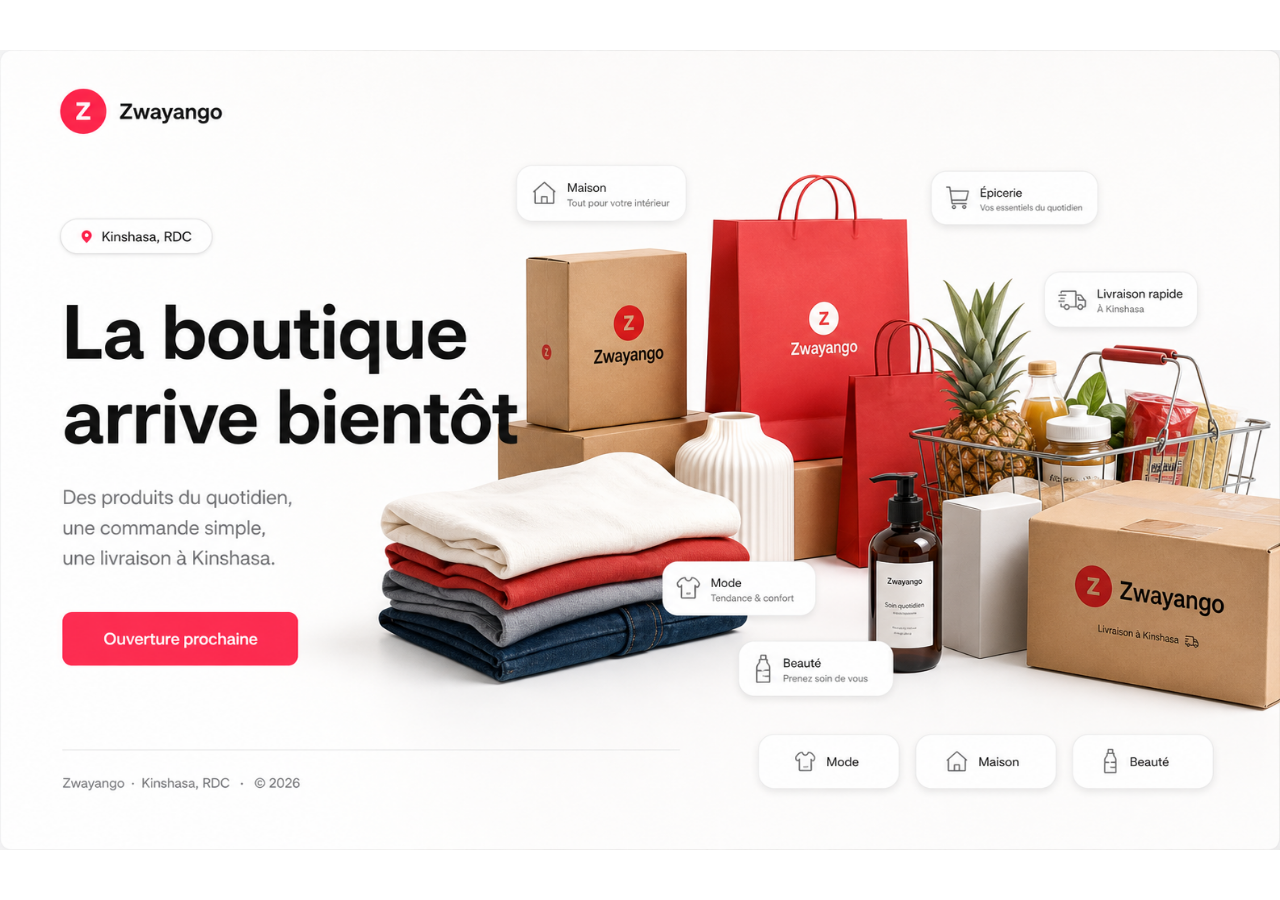
<file: index.html>
<!doctype html>
<html lang="fr-CD">
  <head>
    <meta charset="utf-8">
    <meta name="viewport" content="width=device-width, initial-scale=1">
    <meta name="description" content="Zwayango prépare une boutique en ligne simple pour découvrir, commander et recevoir à Kinshasa.">
    <meta name="theme-color" content="#ff385c">
    <meta property="og:title" content="Zwayango - Ouverture prochaine">
    <meta property="og:description" content="Des produits du quotidien, une commande simple, une livraison à Kinshasa.">
    <meta property="og:type" content="website">
    <meta property="og:locale" content="fr_CD">
    <title>Zwayango - Ouverture prochaine</title>
    <link rel="icon" href="assets/favicon.svg" type="image/svg+xml">
    <link rel="preload" href="assets/zwayango-coming-soon-artboard.png" as="image">
    <link rel="preload" href="assets/product-table-scene.png" as="image">
    <link rel="stylesheet" href="styles.css">
  </head>
  <body>
    <main class="artboard-shell" aria-hidden="true">
      <img
        class="artboard-image"
        src="assets/zwayango-coming-soon-artboard.png"
        alt=""
        width="1586"
        height="992"
      >
    </main>

    <div class="page" aria-label="Zwayango arrive bientôt">
      <header class="site-header" aria-label="En-tête">
        <a class="brand" href="./" aria-label="Accueil Zwayango">
          <span class="brand-mark" aria-hidden="true">Z</span>
          <span class="brand-name">Zwayango</span>
        </a>
      </header>

      <main class="hero" aria-labelledby="page-title">
        <section class="hero-copy">
          <p class="location-pill">Kinshasa, RDC</p>
          <h1 id="page-title">
            <span>La boutique</span>
            <span>arrive bientôt</span>
          </h1>
          <p class="lead">
            Des produits du quotidien,<br>
            une commande simple,<br>
            une livraison à Kinshasa.
          </p>
          <span class="launch-button">Ouverture prochaine</span>
        </section>

        <section class="hero-visual" aria-label="Aperçu visuel de la boutique Zwayango">
          <img
            src="assets/product-table-scene.png"
            alt="Sacs Zwayango, colis, vêtements, produits maison et panier d'épicerie"
            width="936"
            height="760"
          >
        </section>
      </main>

      <footer class="site-footer">
        <span>Zwayango</span>
        <span>Kinshasa, RDC</span>
        <span>&copy; <span id="year">2026</span></span>
      </footer>
    </div>

    <script>
      document.getElementById("year").textContent = new Date().getFullYear();
    </script>
  </body>
</html>
</file>
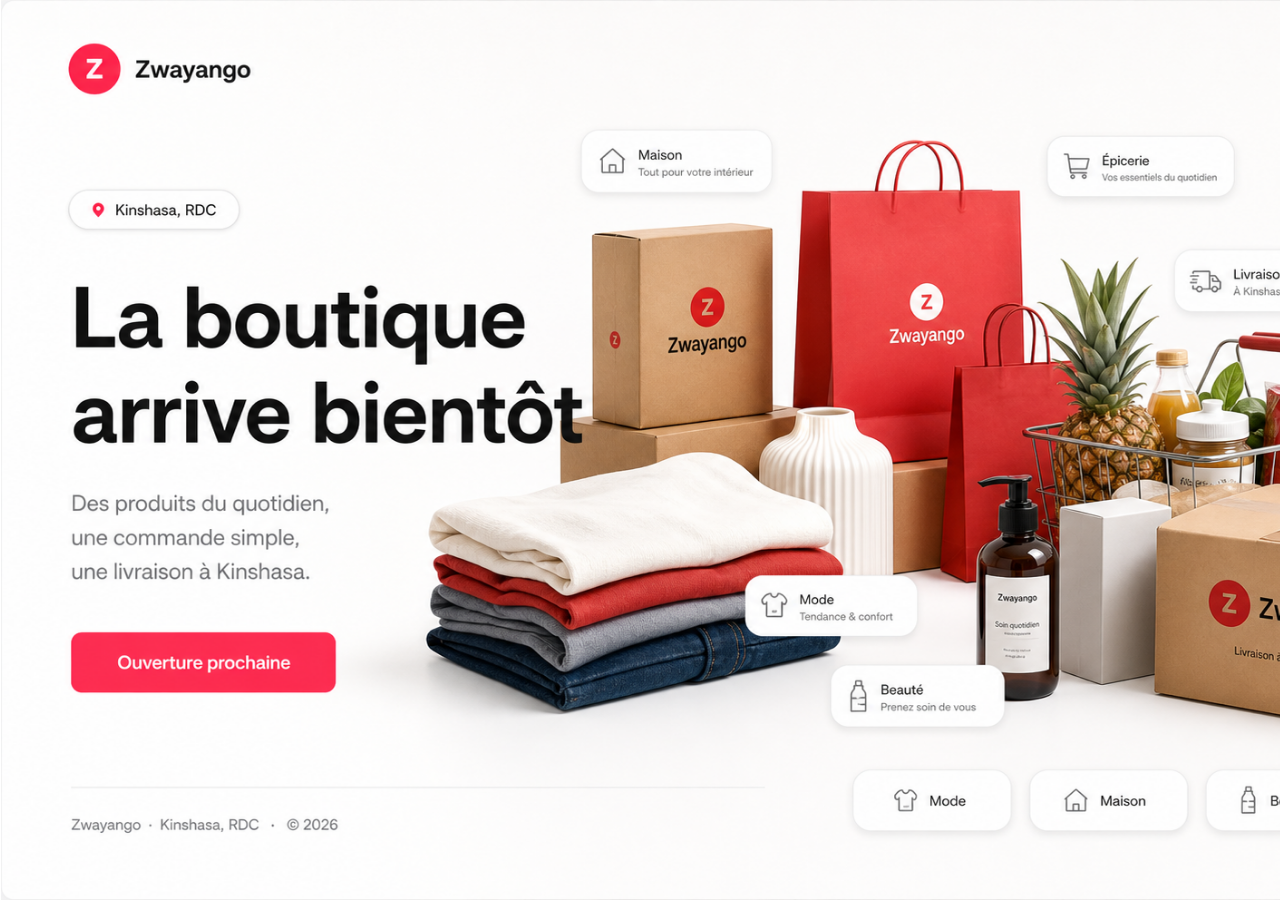
<file: reference/qa-comparison-desktop.html>
<!doctype html>
<html lang="en">
  <head>
    <meta charset="utf-8">
    <meta name="viewport" content="width=device-width, initial-scale=1">
    <title>Zwayango desktop QA comparison</title>
    <style>
      * {
        box-sizing: border-box;
      }

      html,
      body {
        width: 100%;
        min-height: 100%;
        margin: 0;
        background: #ffffff;
      }

      body {
        display: grid;
        grid-template-columns: 1440px 1440px;
        overflow: hidden;
      }

      img {
        width: 1440px;
        height: 900px;
        display: block;
        object-fit: contain;
        background: #ffffff;
      }
    </style>
  </head>
  <body>
    <img src="product-table-delivery-ready.png" alt="Reference design">
    <img src="render-desktop.png" alt="Rendered page">
  </body>
</html>
</file>
<file: styles.css>
:root {
  --canvas: #ffffff;
  --ink: #222222;
  --body: #3f3f3f;
  --muted: #6a6a6a;
  --muted-soft: #929292;
  --hairline: #dddddd;
  --hairline-soft: #ebebeb;
  --primary: #ff385c;
  --on-primary: #ffffff;
  --shadow: rgba(0, 0, 0, 0.02) 0 0 0 1px, rgba(0, 0, 0, 0.04) 0 2px 6px 0, rgba(0, 0, 0, 0.1) 0 4px 8px 0;
  --font-stack: "Airbnb Cereal VF", Circular, Inter, -apple-system, BlinkMacSystemFont, "Segoe UI", Roboto, "Helvetica Neue", Arial, sans-serif;
  color-scheme: light;
  font-family: var(--font-stack);
}

* {
  box-sizing: border-box;
}

html {
  min-height: 100%;
  background: var(--canvas);
  color: var(--ink);
}

body {
  min-height: 100svh;
  margin: 0;
  background: var(--canvas);
  color: var(--body);
  font-family: var(--font-stack);
}

a {
  color: inherit;
  text-decoration: none;
}

img {
  display: block;
}

.artboard-shell {
  min-height: 100svh;
  display: grid;
  place-items: center;
  overflow: hidden;
  background: var(--canvas);
}

.artboard-image {
  width: min(100vw, calc(100svh * 1.5987903226));
  height: auto;
  max-height: 100svh;
  object-fit: contain;
}

.page {
  position: absolute;
  width: 1px;
  height: 1px;
  margin: -1px;
  padding: 0;
  overflow: hidden;
  clip: rect(0 0 0 0);
  clip-path: inset(50%);
  white-space: nowrap;
}

.site-header,
.hero,
.site-footer {
  white-space: normal;
}

.brand {
  display: inline-flex;
  align-items: center;
  gap: 16px;
  color: var(--ink);
  font-size: 22px;
  font-weight: 700;
  line-height: 1.15;
}

.brand-mark {
  width: 48px;
  height: 48px;
  display: inline-grid;
  place-items: center;
  border-radius: 9999px;
  background: var(--primary);
  color: var(--on-primary);
  font-size: 27px;
  font-weight: 700;
  line-height: 1;
}

.location-pill {
  width: max-content;
  min-height: 44px;
  margin: 0;
  padding: 11px 20px;
  display: inline-flex;
  align-items: center;
  gap: 10px;
  border: 1px solid var(--hairline-soft);
  border-radius: 9999px;
  background: rgba(255, 255, 255, 0.96);
  box-shadow: var(--shadow);
  color: var(--ink);
  font-size: 16px;
  font-weight: 500;
  line-height: 1.25;
}

.location-pill::before {
  content: "";
  width: 10px;
  height: 10px;
  flex: 0 0 10px;
  border-radius: 9999px;
  background: var(--primary);
}

h1 {
  margin: 0;
  color: var(--ink);
  font-size: 44px;
  font-weight: 750;
  line-height: 1.08;
  letter-spacing: 0;
}

h1 span {
  display: block;
}

.lead {
  max-width: 330px;
  margin: 0;
  color: var(--muted);
  font-size: 18px;
  font-weight: 400;
  line-height: 1.48;
  letter-spacing: 0;
}

.launch-button {
  min-width: min(100%, 330px);
  min-height: 58px;
  padding: 18px 26px;
  display: inline-flex;
  align-items: center;
  justify-content: center;
  border-radius: 8px;
  background: var(--primary);
  color: var(--on-primary);
  font-size: 17px;
  font-weight: 700;
  line-height: 1.25;
  box-shadow: 0 18px 34px rgba(255, 56, 92, 0.18);
}

.hero-visual {
  min-width: 0;
  margin: 0 -20px;
  overflow: hidden;
}

.hero-visual img {
  width: 150vw;
  max-width: none;
  height: auto;
  margin-left: -36vw;
  object-fit: contain;
}

.site-footer {
  min-height: 44px;
  padding-top: 22px;
  display: flex;
  flex-wrap: wrap;
  align-items: center;
  gap: 9px;
  border-top: 1px solid var(--hairline);
  color: var(--muted);
  font-size: 13px;
  line-height: 1.25;
}

.site-footer span + span::before {
  content: "";
  width: 3px;
  height: 3px;
  margin-right: 9px;
  display: inline-block;
  vertical-align: middle;
  border-radius: 9999px;
  background: var(--muted-soft);
}

@media (max-width: 899px) {
  .artboard-shell {
    display: none;
  }

  .page {
    position: static;
    width: auto;
    min-height: 100svh;
    height: auto;
    margin: 0;
    padding: 24px 20px 30px;
    display: grid;
    grid-template-rows: auto 1fr auto;
    overflow-x: hidden;
    overflow-y: visible;
    clip: auto;
    clip-path: none;
    white-space: normal;
    background: var(--canvas);
  }

  .site-header {
    min-height: 58px;
    display: flex;
    align-items: flex-start;
  }

  .hero {
    padding-top: clamp(42px, 9vh, 72px);
    display: grid;
    grid-template-columns: 1fr;
    row-gap: 34px;
    align-items: start;
  }

  .hero-copy {
    display: grid;
    row-gap: 27px;
  }

  .lead {
    margin-top: 2px;
  }

  .launch-button {
    width: min(100%, 330px);
  }

  .hero-visual {
    padding-top: 72px;
  }
}

@media (min-width: 744px) and (max-width: 899px) {
  .page {
    padding: 40px 44px 36px;
  }

  .brand {
    gap: 15px;
    font-size: 24px;
  }

  .brand-mark {
    width: 52px;
    height: 52px;
    font-size: 29px;
  }

  .hero {
    padding-top: 76px;
    row-gap: 42px;
  }

  .hero-copy {
    row-gap: 30px;
  }

  h1 {
    font-size: 64px;
  }

  .lead {
    max-width: 420px;
    font-size: 22px;
  }

  .launch-button {
    min-width: 292px;
    width: max-content;
    min-height: 64px;
    font-size: 18px;
  }

  .hero-visual {
    margin: 0 -44px;
    padding-top: 26px;
  }

  .hero-visual img {
    width: 130vw;
    margin-left: -32vw;
  }
}

@media (max-width: 390px) {
  .page {
    padding-inline: 18px;
  }

  .brand {
    gap: 12px;
    font-size: 20px;
  }

  .brand-mark {
    width: 44px;
    height: 44px;
    font-size: 25px;
  }

  h1 {
    font-size: 40px;
  }

  .lead {
    font-size: 17px;
  }

  .hero-visual img {
    width: 158vw;
    margin-left: -42vw;
  }
}
</file>
